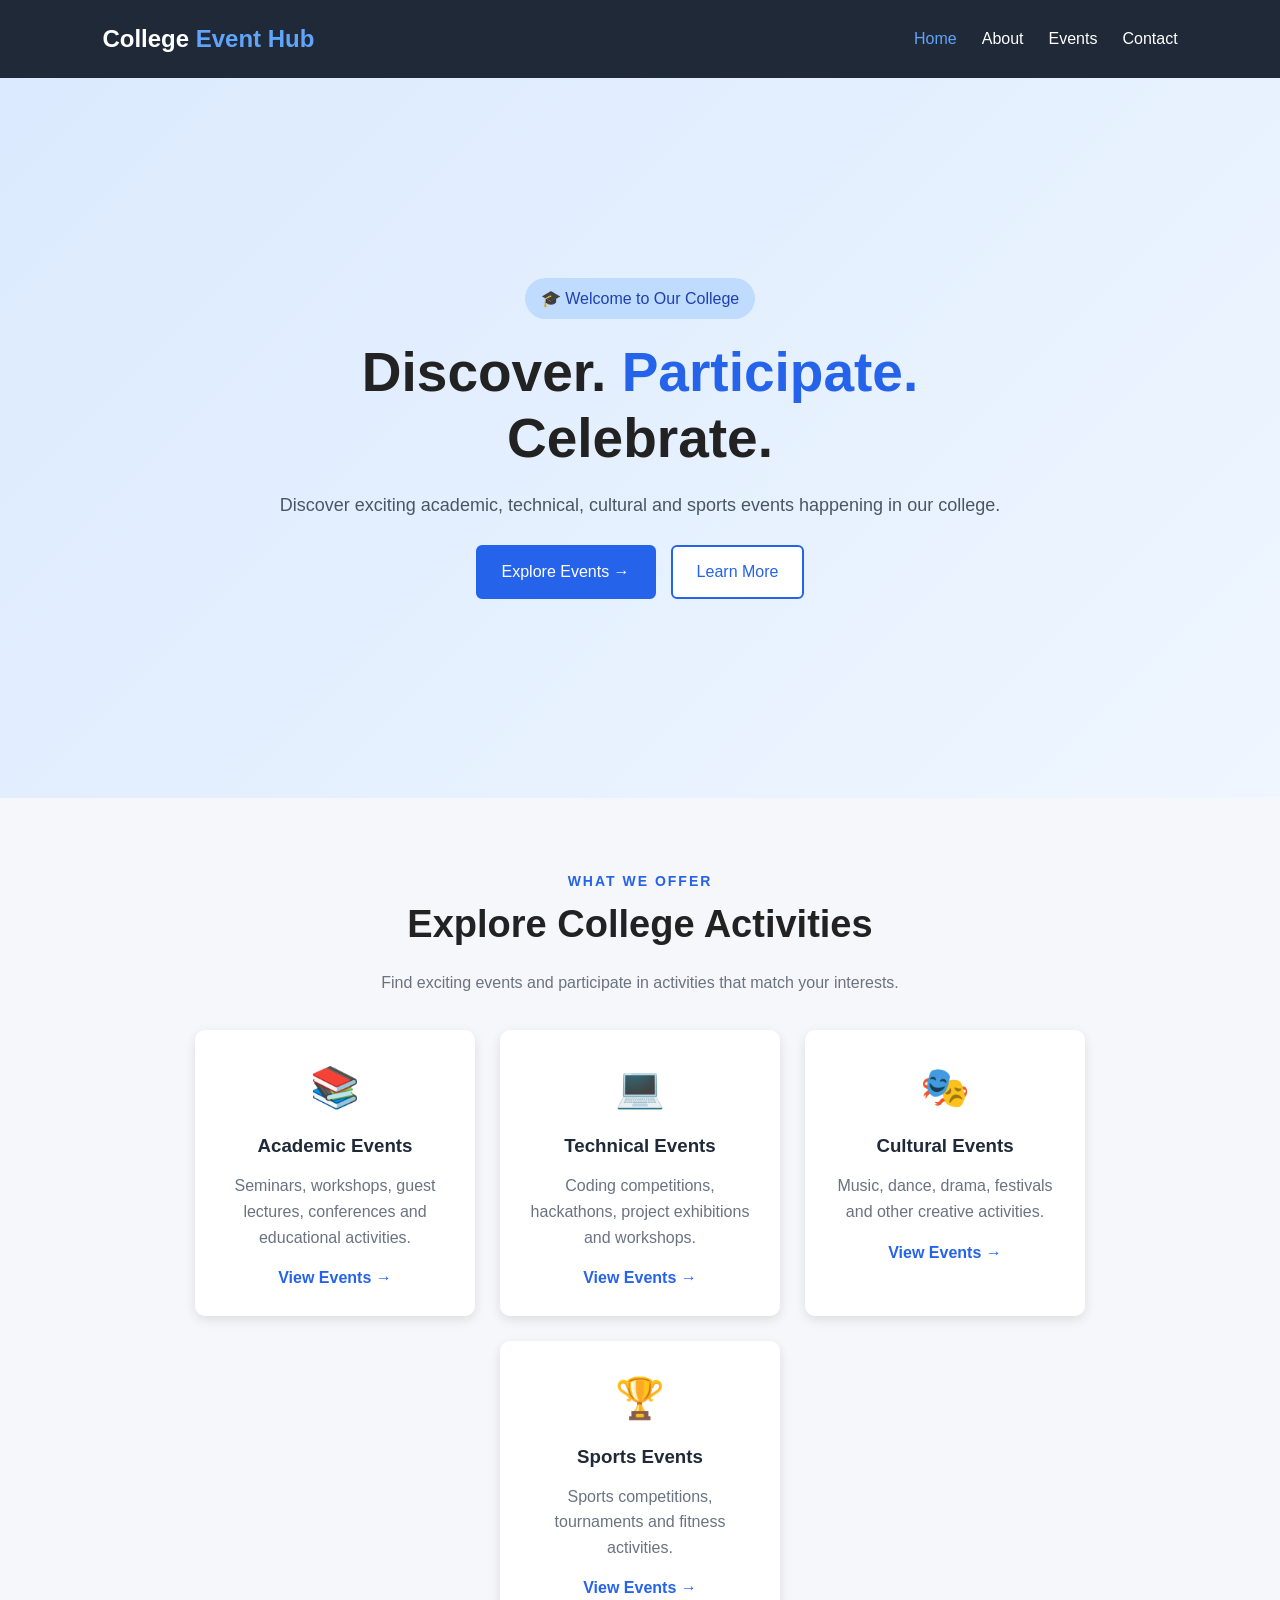
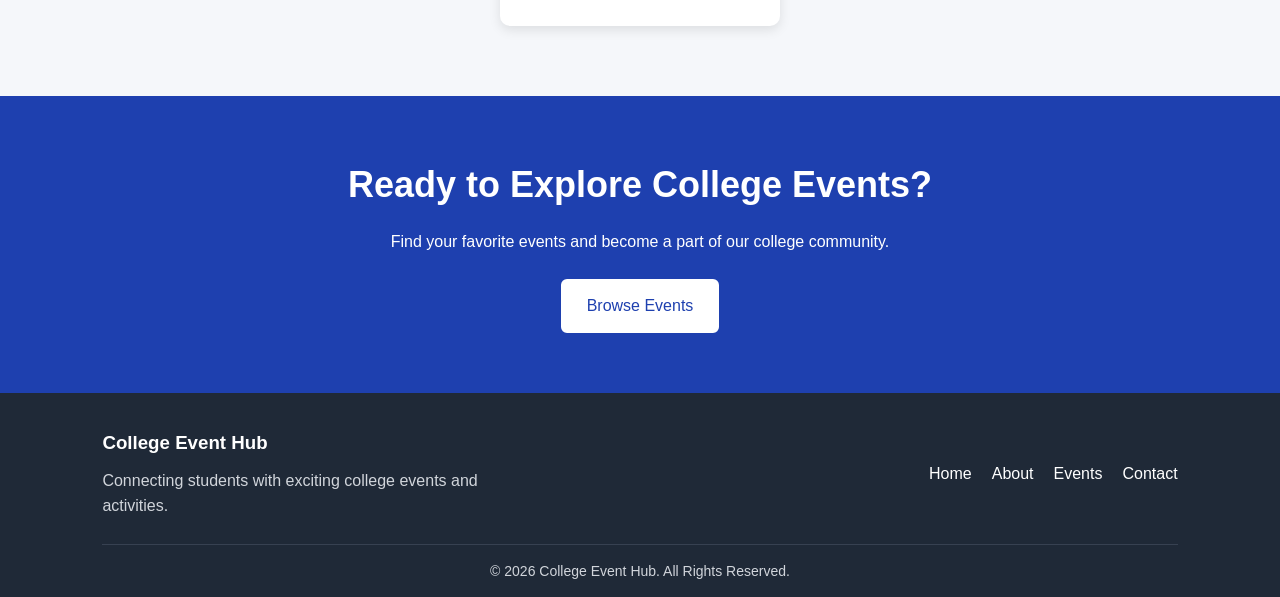
<file: index.html>
<!DOCTYPE html>
<html lang="en">

<head>
    <meta charset="UTF-8">
    <meta name="viewport" content="width=device-width, initial-scale=1.0">

    <meta name="description"
        content="College Event Hub - Discover academic, technical, cultural and sports events.">

    <title>College Event Hub | Home</title>

    <link rel="stylesheet" href="style.css">
</head>

<body>

    <!-- NAVBAR -->
    <header>
        <nav class="navbar">

            <a href="index.html" class="logo">
                College <span>Event Hub</span>
            </a>

            <ul class="nav-links">
                <li><a href="index.html" class="active">Home</a></li>
                <li><a href="about.html">About</a></li>
                <li><a href="event.html">Events</a></li>
                <li><a href="contact.html">Contact</a></li>
            </ul>

        </nav>
    </header>


    <!-- HERO -->
    <section class="hero">

        <div class="hero-content">

            <div class="badge">
                🎓 Welcome to Our College
            </div>

            <h1>
                Discover.
                <span>Participate.</span>
                Celebrate.
            </h1>

            <p>
                Discover exciting academic, technical, cultural and
                sports events happening in our college.
            </p>

            <div class="hero-buttons">

                <a href="event.html" class="btn primary-btn">
                    Explore Events →
                </a>

                <a href="about.html" class="btn secondary-btn">
                    Learn More
                </a>

            </div>

        </div>

    </section>


    <!-- FEATURES -->
    <section class="section">

        <div class="section-title">

            <span>WHAT WE OFFER</span>

            <h2>
                Explore College Activities
            </h2>

            <p>
                Find exciting events and participate in
                activities that match your interests.
            </p>

        </div>


        <div class="cards">

            <div class="card">

                <div class="icon">📚</div>

                <h3>Academic Events</h3>

                <p>
                    Seminars, workshops, guest lectures,
                    conferences and educational activities.
                </p>

                <a href="event.html">
                    View Events →
                </a>

            </div>


            <div class="card">

                <div class="icon">💻</div>

                <h3>Technical Events</h3>

                <p>
                    Coding competitions, hackathons,
                    project exhibitions and workshops.
                </p>

                <a href="event.html">
                    View Events →
                </a>

            </div>


            <div class="card">

                <div class="icon">🎭</div>

                <h3>Cultural Events</h3>

                <p>
                    Music, dance, drama, festivals and
                    other creative activities.
                </p>

                <a href="event.html">
                    View Events →
                </a>

            </div>


            <div class="card">

                <div class="icon">🏆</div>

                <h3>Sports Events</h3>

                <p>
                    Sports competitions, tournaments
                    and fitness activities.
                </p>

                <a href="event.html">
                    View Events →
                </a>

            </div>

        </div>

    </section>


    <!-- CTA -->
    <section class="cta">

        <h2>
            Ready to Explore College Events?
        </h2>

        <p>
            Find your favorite events and become a
            part of our college community.
        </p>

        <a href="event.html" class="btn cta-btn">
            Browse Events
        </a>

    </section>


    <!-- FOOTER -->
    <footer>

        <div class="footer-content">

            <div>
                <h3>College Event Hub</h3>

                <p>
                    Connecting students with exciting
                    college events and activities.
                </p>
            </div>

            <div class="footer-links">
                <a href="index.html">Home</a>
                <a href="about.html">About</a>
                <a href="event.html">Events</a>
                <a href="contact.html">Contact</a>
            </div>

        </div>

        <div class="footer-bottom">
            <p>
                © 2026 College Event Hub. All Rights Reserved.
            </p>
        </div>

    </footer>

</body>

</html>
</file>
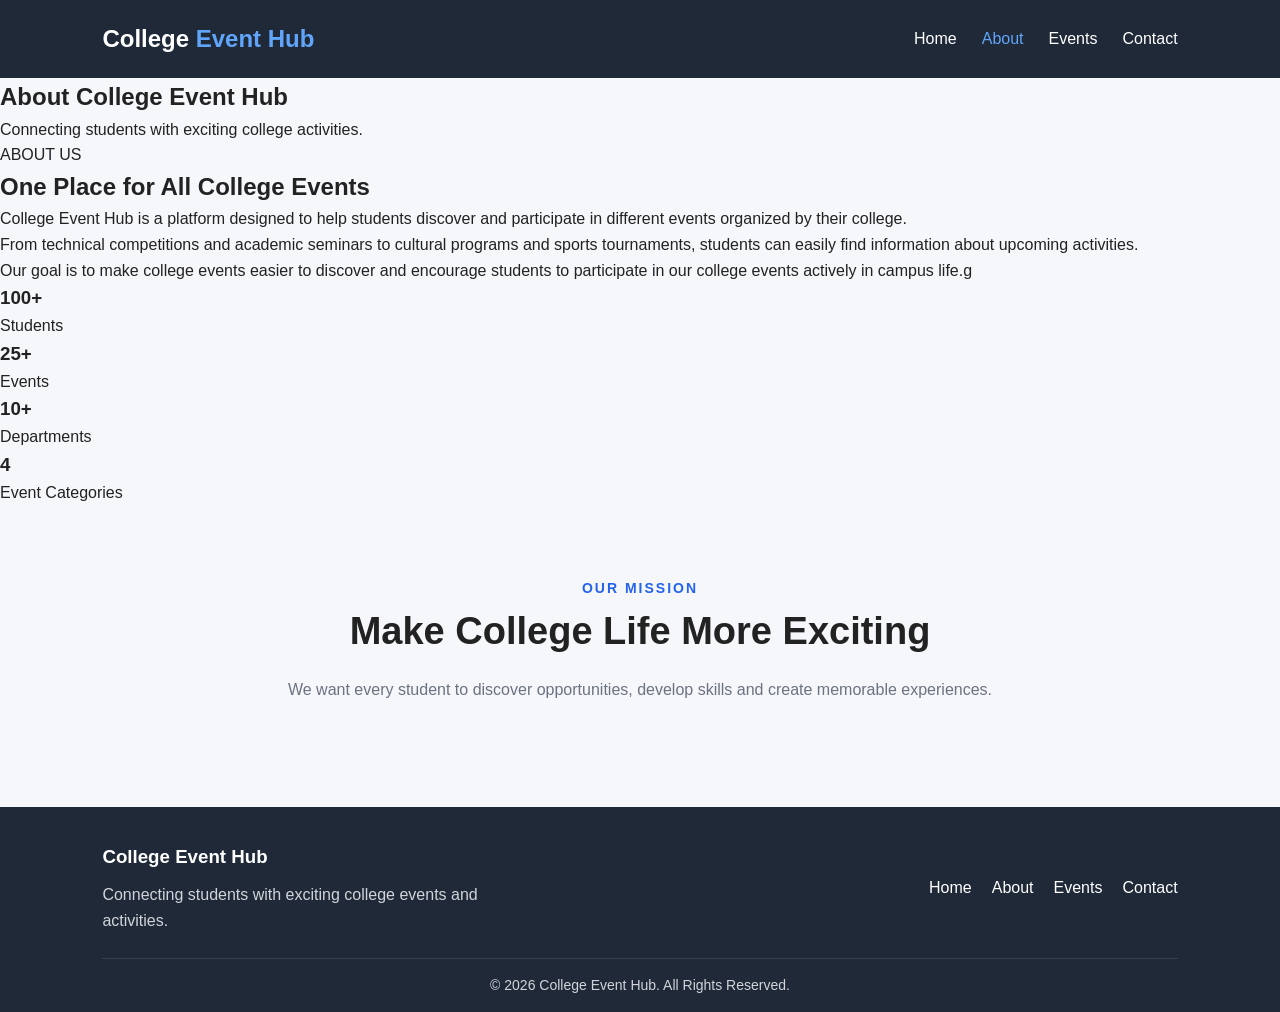
<file: about.html>
<!DOCTYPE html>
<html lang="en">

<head>

    <meta charset="UTF-8">
    <meta name="viewport" content="width=device-width, initial-scale=1.0">

    <title>College Event Hub | About</title>

    <link rel="stylesheet" href="style.css">

</head>

<body>

    <!-- NAVBAR -->

    <header>
  
        <nav class="navbar">

            <a href="index.html" class="logo">
                College <span>Event Hub</span>
            </a>

            <ul class="nav-links">

                <li>
                    <a href="index.html">Home</a>
                </li>

                <li>
                    <a href="about.html" class="active">
                        About
                    </a>
                </li>

                <li>
                    <a href="event.html">
                        Events
                    </a>
                </li>

                <li>
                    <a href="contact.html">
                        Contact
                    </a>
                </li>

            </ul>

        </nav>

    </header>


    <!-- PAGE HEADER -->

    <section class="page-header">

        <h1>About College Event Hub</h1>

        <p>
            Connecting students with exciting college activities.
        </p>

    </section>


    <!-- ABOUT CONTENT -->

    <section class="about-section">

        <div class="about-content">

            <div class="about-text">

                <span class="small-title">
                    ABOUT US
                </span>

                <h2>
                    One Place for All College Events
                </h2>

                <p>
                    College Event Hub is a platform designed to help
                    students discover and participate in different
                    events organized by their college.
                </p>

                <p>
                    From technical competitions and academic seminars
                    to cultural programs and sports tournaments,
                    students can easily find information about
                    upcoming activities.
                </p>

                <p>
                    Our goal is to make college events easier to
                    discover and encourage students to participate 
                    in our college events actively in campus life.g
                </p>

            </div>


            <div class="about-box">

                <div>
                    <h3>100+</h3>
                    <p>Students</p>
                </div>

                <div>
                    <h3>25+</h3>
                    <p>Events</p>
                </div>

                <div>
                    <h3>10+</h3>
                    <p>Departments</p>
                </div>

                <div>
                    <h3>4</h3>
                    <p>Event Categories</p>
                </div>

            </div>

        </div>

    </section>


    <!-- MISSION -->

    <section class="section">

        <div class="section-title">

            <span>OUR MISSION</span>

            <h2>
                Make College Life More Exciting
            </h2>

            <p>
                We want every student to discover opportunities,
                develop skills and create memorable experiences.
            </p>

        </div>

    </section>


    <!-- FOOTER -->

    <footer>

        <div class="footer-content">

            <div>

                <h3>College Event Hub</h3>

                <p>
                    Connecting students with exciting
                    college events and activities.
                </p>

            </div>

            <div class="footer-links">

                <a href="index.html">Home</a>
                <a href="about.html">About</a>
                <a href="event.html">Events</a>
                <a href="contact.html">Contact</a>

            </div>

        </div>

        <div class="footer-bottom">

            <p>
                © 2026 College Event Hub. All Rights Reserved.
            </p>

        </div>

    </footer>

</body>

</html>
</file>
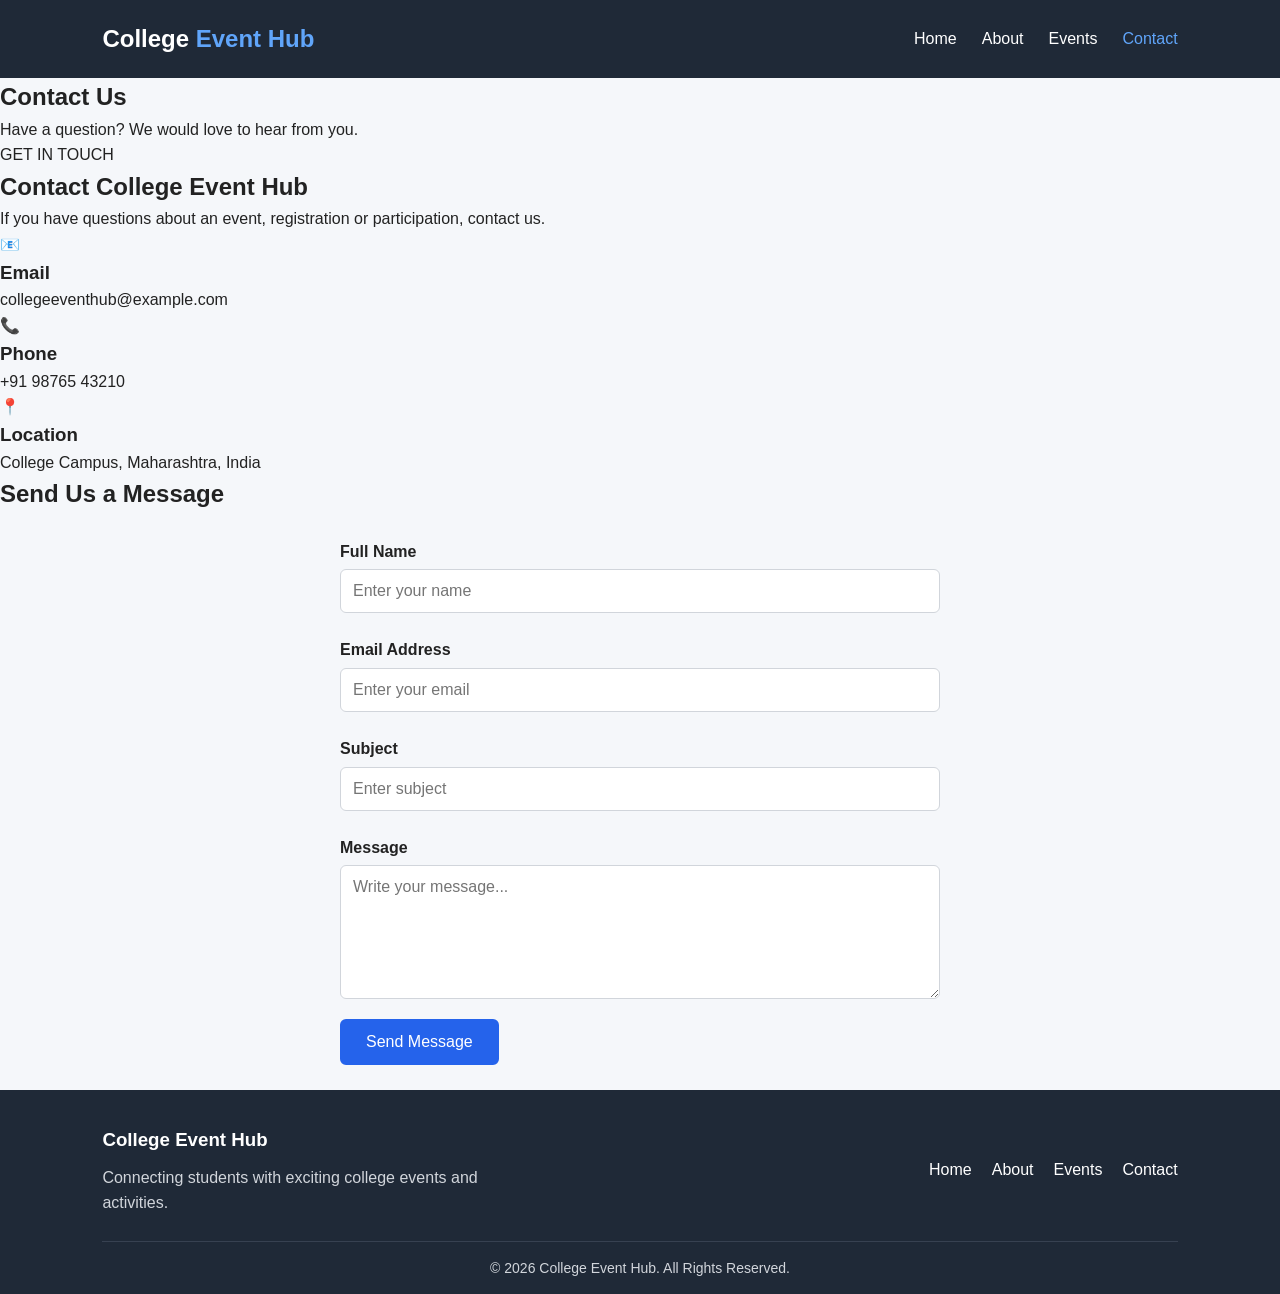
<file: contact.html>
<!DOCTYPE html>
<html lang="en">

<head>

    <meta charset="UTF-8">
    <meta name="viewport" content="width=device-width, initial-scale=1.0">

    <title>College Event Hub | Contact</title>

    <link rel="stylesheet" href="style.css">

</head>

<body>

    <!-- NAVBAR -->

    <header>

        <nav class="navbar">

            <a href="index.html" class="logo">
                College <span>Event Hub</span>
            </a>

            <ul class="nav-links">

                <li>
                    <a href="index.html">
                        Home
                    </a>
                </li>

                <li>
                    <a href="about.html">
                        About
                    </a>
                </li>

                <li>
                    <a href="event.html">
                        Events
                    </a>
                </li>

                <li>
                    <a href="contact.html" class="active">
                        Contact
                    </a>
                </li>

            </ul>

        </nav>

    </header>


    <!-- PAGE HEADER -->

    <section class="page-header">

        <h1>Contact Us</h1>

        <p>
            Have a question? We would love to hear from you.
        </p>

    </section>


    <!-- CONTACT -->

    <section class="contact-section">

        <div class="contact-container">


            <!-- CONTACT INFORMATION -->

            <div class="contact-info">

                <span class="small-title">
                    GET IN TOUCH
                </span>

                <h2>
                    Contact College Event Hub
                </h2>

                <p>
                    If you have questions about an event,
                    registration or participation, contact us.
                </p>


                <div class="contact-item">

                    <div class="contact-icon">
                        📧
                    </div>

                    <div>
                        <h3>Email</h3>

                        <p>
                            collegeeventhub@example.com
                        </p>
                    </div>

                </div>


                <div class="contact-item">

                    <div class="contact-icon">
                        📞
                    </div>

                    <div>
                        <h3>Phone</h3>

                        <p>
                            +91 98765 43210
                        </p>
                    </div>

                </div>


                <div class="contact-item">

                    <div class="contact-icon">
                        📍
                    </div>

                    <div>
                        <h3>Location</h3>

                        <p>
                            College Campus, Maharashtra, India
                        </p>
                    </div>

                </div>

            </div>


            <!-- CONTACT FORM -->

            <div class="contact-form">

                <h2>
                    Send Us a Message
                </h2>

                <form>

                    <label for="name">
                        Full Name
                    </label>

                    <input
                        type="text"
                        id="name"
                        placeholder="Enter your name"
                        required
                    >


                    <label for="email">
                        Email Address
                    </label>

                    <input
                        type="email"
                        id="email"
                        placeholder="Enter your email"
                        required
                    >


                    <label for="subject">
                        Subject
                    </label>

                    <input
                        type="text"
                        id="subject"
                        placeholder="Enter subject"
                        required
                    >


                    <label for="message">
                        Message
                    </label>

                    <textarea
                        id="message"
                        rows="6"
                        placeholder="Write your message..."
                        required
                    ></textarea>


                    <button
                        type="submit"
                        class="submit-btn"
                    >
                        Send Message
                    </button>

                </form>

            </div>

        </div>

    </section>


    <!-- FOOTER -->

    <footer>

        <div class="footer-content">

            <div>

                <h3>College Event Hub</h3>

                <p>
                    Connecting students with exciting
                    college events and activities.
                </p>

            </div>

            <div class="footer-links">

                <a href="index.html">Home</a>
                <a href="about.html">About</a>
                <a href="event.html">Events</a>
                <a href="contact.html">Contact</a>

            </div>

        </div>

        <div class="footer-bottom">

            <p>
                © 2026 College Event Hub. All Rights Reserved.
            </p>

        </div>

    </footer>

</body>

</html>
</file>
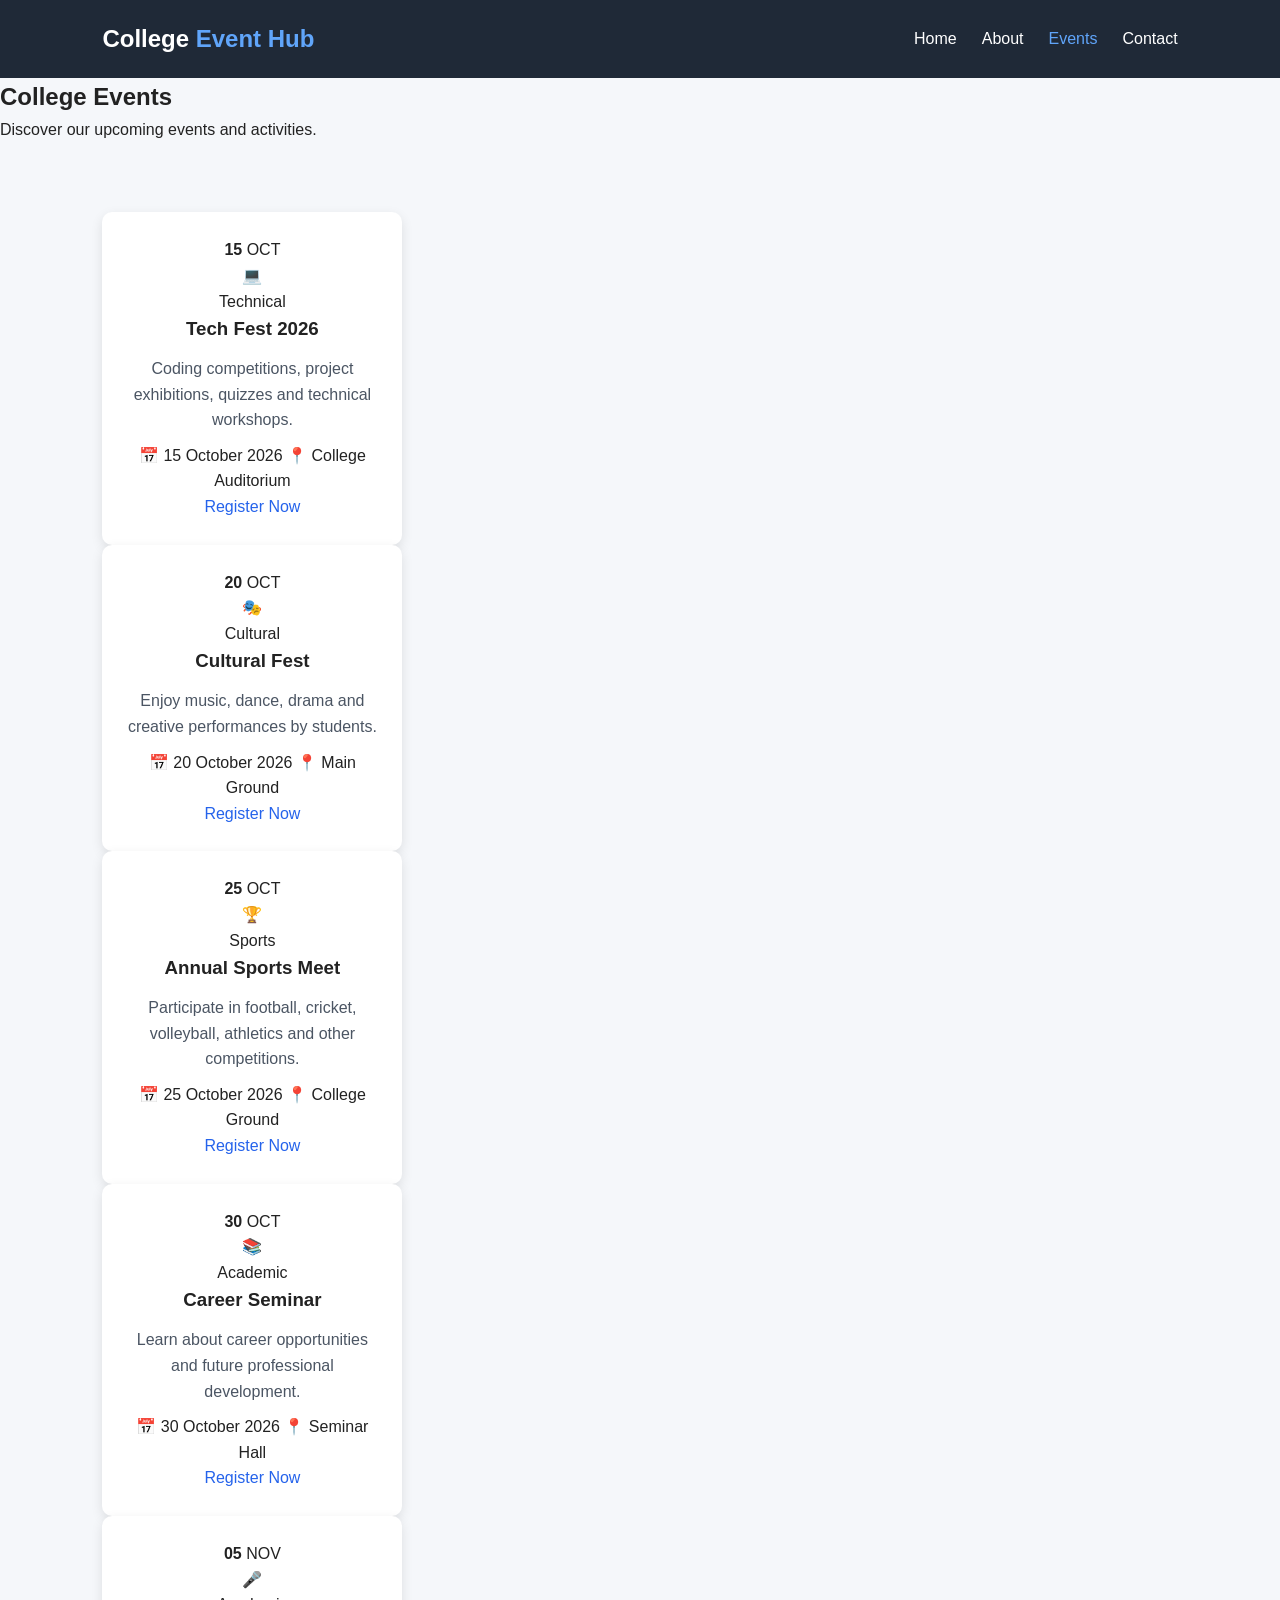
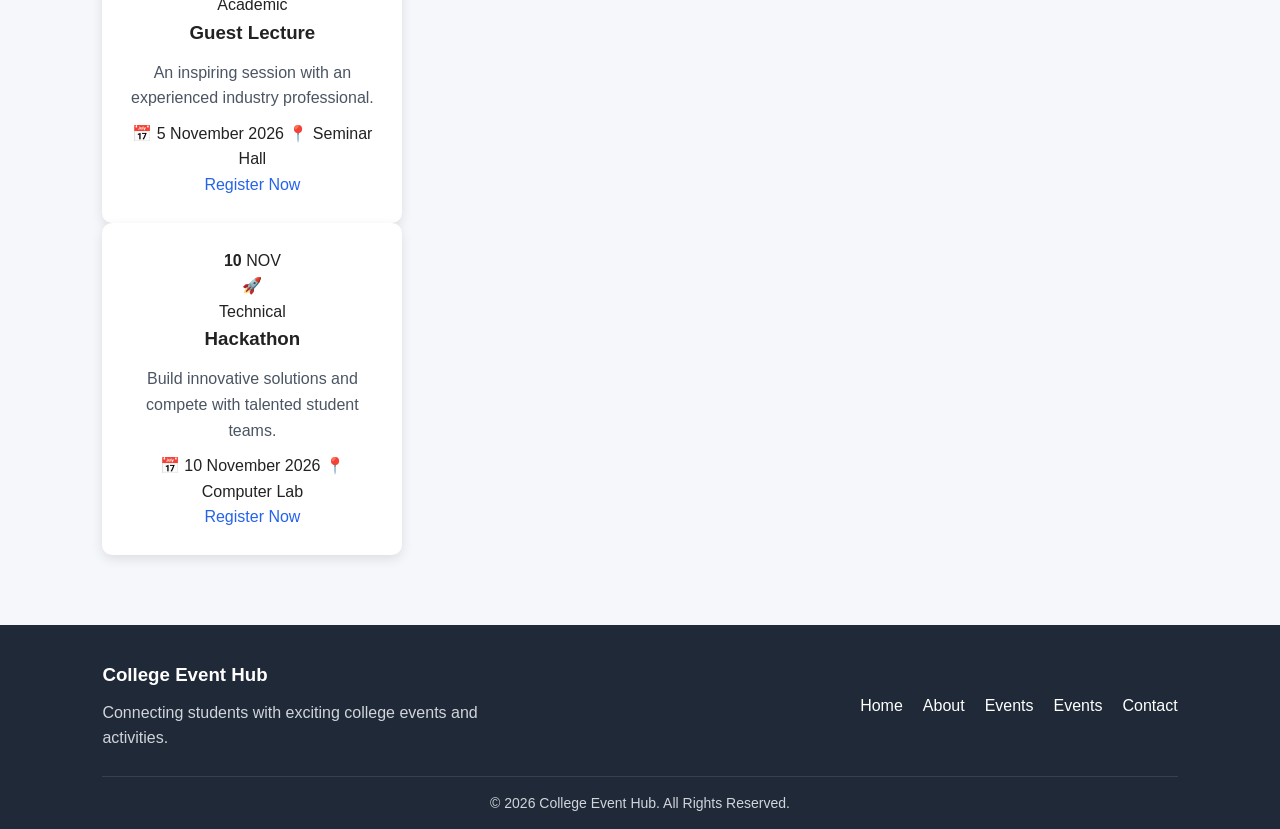
<file: event.html>
<!DOCTYPE html>
<html lang="en">

<head>

    <meta charset="UTF-8">
    <meta name="viewport" content="width=device-width, initial-scale=1.0">

    <title>College Event Hub | Events</title>

    <link rel="stylesheet" href="style.css">

</head>

<body>

    <!-- NAVBAR -->

    <header>

        <nav class="navbar">

            <a href="index.html" class="logo">
                College <span>Event Hub</span>
            </a>

            <ul class="nav-links">

                <li>
                    <a href="index.html">
                        Home
                    </a>
                </li>

                <li>
                    <a href="about.html">
                        About
                    </a>
                </li>

                <li>
                    <a href="event.html" class="active">
                        Events
                    </a>
                </li>

                <li>
                    <a href="contact.html">
                        Contact
                    </a>
                </li>

            </ul>

        </nav>

    </header>


    <!-- PAGE HEADER -->

    <section class="page-header">

        <h1>College Events</h1>

        <p>
            Discover our upcoming events and activities.
        </p>

    </section>


    <!-- EVENTS -->

    <section class="section">

        <div class="event-grid">


            <!-- EVENT 1 -->

            <div class="event-card">

                <div class="event-date">
                    <strong>15</strong>
                    <span>OCT</span>
                </div>

                <div class="event-icon">
                    💻
                </div>

                <span class="event-category">
                    Technical
                </span>

                <h3>
                    Tech Fest 2026
                </h3>

                <p>
                    Coding competitions, project exhibitions,
                    quizzes and technical workshops.
                </p>

                <div class="event-info">

                    <span>
                        📅 15 October 2026
                    </span>

                    <span>
                        📍 College Auditorium
                    </span>

                </div>

                <a href="contact.html" class="event-btn">
                    Register Now
                </a>

            </div>


            <!-- EVENT 2 -->

            <div class="event-card">

                <div class="event-date">
                    <strong>20</strong>
                    <span>OCT</span>
                </div>

                <div class="event-icon">
                    🎭
                </div>

                <span class="event-category">
                    Cultural
                </span>

                <h3>
                    Cultural Fest
                </h3>

                <p>
                    Enjoy music, dance, drama and creative
                    performances by students.
                </p>

                <div class="event-info">

                    <span>
                        📅 20 October 2026
                    </span>

                    <span>
                        📍 Main Ground
                    </span>

                </div>

                <a href="contact.html" class="event-btn">
                    Register Now
                </a>

            </div>


            <!-- EVENT 3 -->

            <div class="event-card">

                <div class="event-date">
                    <strong>25</strong>
                    <span>OCT</span>
                </div>

                <div class="event-icon">
                    🏆
                </div>

                <span class="event-category">
                    Sports
                </span>

                <h3>
                    Annual Sports Meet
                </h3>

                <p>
                    Participate in football, cricket, volleyball,
                    athletics and other competitions.
                </p>

                <div class="event-info">

                    <span>
                        📅 25 October 2026
                    </span>

                    <span>
                        📍 College Ground
                    </span>

                </div>

                <a href="contact.html" class="event-btn">
                    Register Now
                </a>

            </div>


            <!-- EVENT 4 -->

            <div class="event-card">

                <div class="event-date">
                    <strong>30</strong>
                    <span>OCT</span>
                </div>

                <div class="event-icon">
                    📚
                </div>

                <span class="event-category">
                    Academic
                </span>

                <h3>
                    Career Seminar
                </h3>

                <p>
                    Learn about career opportunities and
                    future professional development.
                </p>

                <div class="event-info">

                    <span>
                        📅 30 October 2026
                    </span>

                    <span>
                        📍 Seminar Hall
                    </span>

                </div>

                <a href="contact.html" class="event-btn">
                    Register Now
                </a>

            </div>


            <!-- EVENT 5 -->

            <div class="event-card">

                <div class="event-date">
                    <strong>05</strong>
                    <span>NOV</span>
                </div>

                <div class="event-icon">
                    🎤
                </div>

                <span class="event-category">
                    Academic
                </span>

                <h3>
                    Guest Lecture
                </h3>

                <p>
                    An inspiring session with an experienced
                    industry professional.
                </p>

                <div class="event-info">

                    <span>
                        📅 5 November 2026
                    </span>

                    <span>
                        📍 Seminar Hall
                    </span>

                </div>

                <a href="contact.html" class="event-btn">
                    Register Now
                </a>

            </div>


            <!-- EVENT 6 -->

            <div class="event-card">

                <div class="event-date">
                    <strong>10</strong>
                    <span>NOV</span>
                </div>

                <div class="event-icon">
                    🚀
                </div>

                <span class="event-category">
                    Technical
                </span>

                <h3>
                    Hackathon
                </h3>

                <p>
                    Build innovative solutions and compete
                    with talented student teams.
                </p>

                <div class="event-info">

                    <span>
                        📅 10 November 2026
                    </span>

                    <span>
                        📍 Computer Lab
                    </span>

                </div>

                <a href="contact.html" class="event-btn">
                    Register Now
                </a>

            </div>

        </div>

    </section>


    <!-- FOOTER -->

    <footer>

        <div class="footer-content">

            <div>

                <h3>College Event Hub</h3>

                <p>
                    Connecting students with exciting
                    college events and activities.
                </p>

            </div>

            <div class="footer-links">

                <a href="index.html">Home</a>
                <a href="about.html">About</a>
       
                <a href="event.html">Events</a>

                <a href="event.html">Events
                <a href="contact.html">Contact</a>

            </div>

        </div>

        <div class="footer-bottom">

            <p>
                © 2026 College Event Hub. All Rights Reserved.
            </p>

        </div>

    </footer>
    

</body>

</html>
</file>
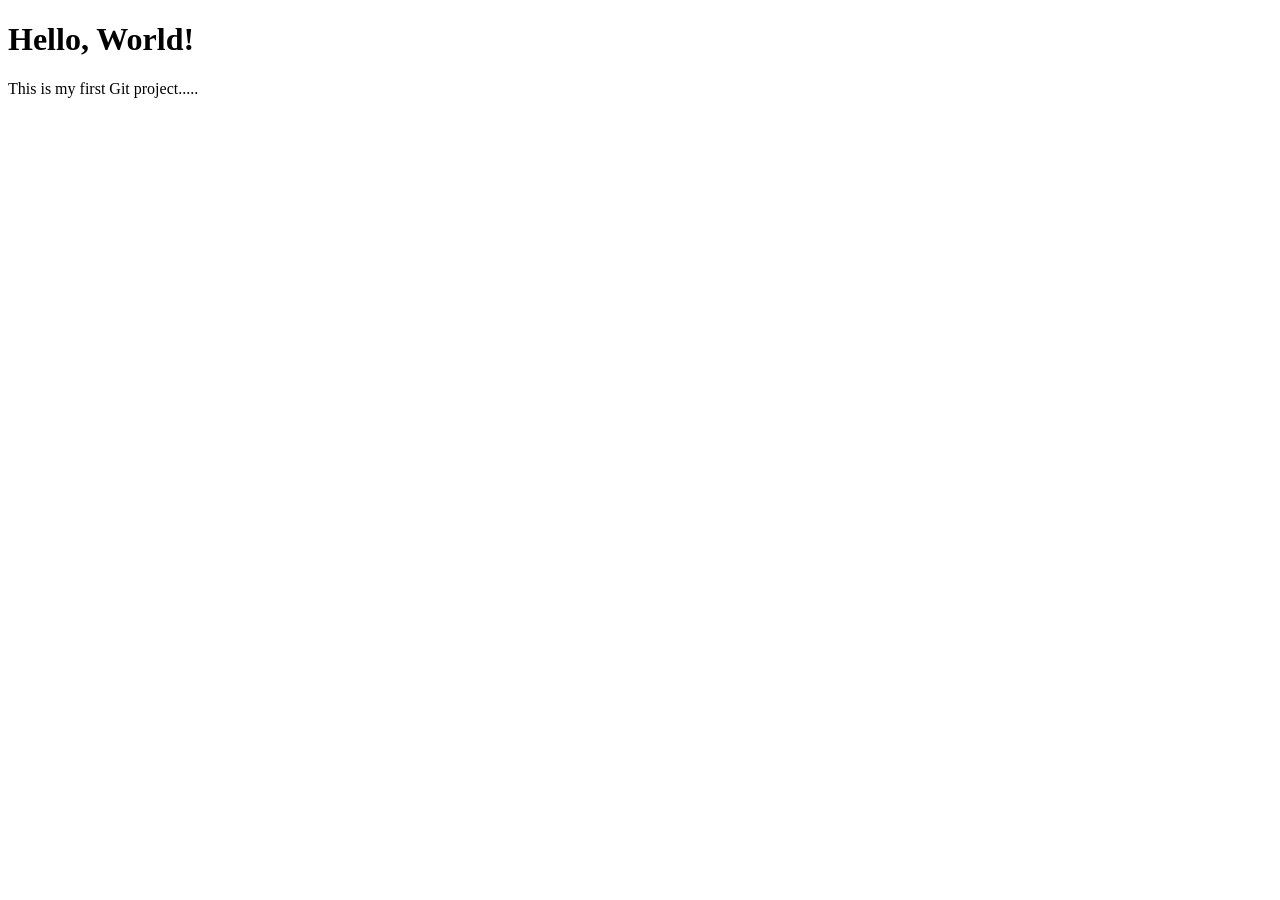
<file: hello.html>
<!DOCTYPE html>
<html lang="en">
<head>
    <meta charset="UTF-8">
    <title>Hello World</title>
</head>
<body>
    <h1>Hello, World!</h1>
    <p>This is my first Git project.....</p>
</body>
</html>
</file>
<file: style.css>
/* ========== RESET ========== */
* {
    margin: 0;
    padding: 0;
    box-sizing: border-box;
}

body {
    font-family: Arial, sans-serif;
    background-color: #f5f7fa;
    color: #222;
    line-height: 1.6;
}

a {
    text-decoration: none;
    color: #2563eb;
}

img {
    max-width: 100%;
    height: auto;
}

/* ========== NAVBAR ========== */
header {
    background-color: #1f2937;
}

.navbar {
    display: flex;
    justify-content: space-between;
    align-items: center;
    padding: 20px 8%;
    flex-wrap: wrap;
    gap: 15px;
}

.logo {
    color: white;
    font-size: 24px;
    font-weight: bold;
}

.logo span {
    color: #60a5fa;
}

.nav-links {
    display: flex;
    list-style: none;
    gap: 25px;
    flex-wrap: wrap;
}

.nav-links a {
    color: white;
    font-size: 16px;
    transition: color 0.3s;
}

.nav-links a:hover,
.nav-links a.active {
    color: #60a5fa;
}

/* ========== HERO SECTION ========== */
.hero {
    min-height: 80vh;
    display: flex;
    justify-content: center;
    align-items: center;
    text-align: center;
    padding: 60px 8%;
    background: linear-gradient(135deg, #dbeafe, #eff6ff);
}

.hero-content {
    max-width: 800px;
}

.badge {
    display: inline-block;
    background-color: #bfdbfe;
    color: #1e40af;
    padding: 8px 16px;
    border-radius: 25px;
    margin-bottom: 20px;
}

.hero h1 {
    font-size: clamp(32px, 5vw, 55px);
    line-height: 1.2;
    margin-bottom: 20px;
}

.hero h1 span {
    color: #2563eb;
}

.hero p {
    font-size: 18px;
    color: #4b5563;
    margin-bottom: 25px;
}

.hero-buttons {
    display: flex;
    justify-content: center;
    gap: 15px;
    flex-wrap: wrap;
}

/* ========== BUTTONS ========== */
.btn,
button {
    display: inline-block;
    padding: 12px 24px;
    border: 2px solid #2563eb;
    border-radius: 6px;
    background-color: #2563eb;
    color: white;
    font-size: 16px;
    cursor: pointer;
    transition: 0.3s;
}

.btn:hover,
button:hover {
    background-color: #1d4ed8;
    border-color: #1d4ed8;
    transform: translateY(-2px);
}

.secondary-btn {
    background-color: white;
    color: #2563eb;
}

.secondary-btn:hover {
    background-color: #eff6ff;
    color: #1d4ed8;
}

/* ========== COMMON SECTIONS ========== */
.section {
    padding: 70px 8%;
    text-align: center;
}

.section-title {
    max-width: 750px;
    margin: 0 auto 35px;
}

.section-title span {
    color: #2563eb;
    font-size: 14px;
    font-weight: bold;
    letter-spacing: 2px;
}

.section h1,
.section h2 {
    font-size: clamp(28px, 4vw, 38px);
    margin-bottom: 15px;
}

.section-title p {
    color: #6b7280;
    margin-top: 10px;
}

/* ========== CARDS ========== */
.cards {
    display: flex;
    justify-content: center;
    align-items: stretch;
    gap: 25px;
    flex-wrap: wrap;
    margin-top: 35px;
}

.card {
    width: 280px;
    max-width: 100%;
    padding: 25px;
    background-color: white;
    border-radius: 10px;
    box-shadow: 0 4px 12px rgba(0, 0, 0, 0.1);
    transition: transform 0.3s, box-shadow 0.3s;
}

.card:hover {
    transform: translateY(-5px);
    box-shadow: 0 8px 20px rgba(0, 0, 0, 0.15);
}

.card h3 {
    margin: 12px 0;
    color: #1f2937;
}

.card p {
    color: #6b7280;
    margin-bottom: 15px;
}

.card a {
    font-weight: bold;
}

.icon {
    font-size: 40px;
    margin-bottom: 10px;
}

/* ========== ABOUT / CONTENT ========== */
.content {
    max-width: 1000px;
    margin: auto;
    padding: 50px 8%;
}

.content h1,
.content h2,
.content h3 {
    margin-bottom: 15px;
    color: #1f2937;
}

.content p {
    margin-bottom: 15px;
    color: #4b5563;
}

.content ul,
.content ol {
    margin: 15px 0 15px 25px;
}

/* ========== EVENTS ========== */
.event-list {
    display: flex;
    justify-content: center;
    gap: 25px;
    flex-wrap: wrap;
    padding: 30px 8%;
}

.event-card {
    width: 300px;
    max-width: 100%;
    padding: 25px;
    background: white;
    border-radius: 10px;
    box-shadow: 0 4px 12px rgba(0, 0, 0, 0.1);
}

.event-card h3 {
    margin-bottom: 12px;
}

.event-card p {
    margin-bottom: 10px;
    color: #4b5563;
}

/* ========== CONTACT / FORMS ========== */
.contact-card {
    max-width: 600px;
    margin: 30px auto;
    padding: 30px;
    line-height: 2;
    background-color: white;
    border-radius: 10px;
    box-shadow: 0 4px 12px rgba(0, 0, 0, 0.1);
}

form {
    max-width: 600px;
    margin: 25px auto;
    text-align: left;
}

form label {
    display: block;
    margin: 12px 0 5px;
    font-weight: bold;
}

input,
textarea,
select {
    width: 100%;
    padding: 12px;
    border: 1px solid #d1d5db;
    border-radius: 6px;
    font-family: inherit;
    font-size: 16px;
    margin-bottom: 12px;
}

textarea {
    min-height: 120px;
    resize: vertical;
}

input:focus,
textarea:focus,
select:focus {
    outline: 2px solid #93c5fd;
    border-color: #2563eb;
}

/* ========== CALL TO ACTION ========== */
.cta {
    text-align: center;
    padding: 60px 8%;
    background-color: #1e40af;
    color: white;
}

.cta h2 {
    font-size: clamp(26px, 4vw, 36px);
    margin-bottom: 15px;
}

.cta p {
    margin-bottom: 25px;
}

.cta-btn {
    background-color: white;
    color: #1e40af;
    border-color: white;
}

.cta-btn:hover {
    background-color: #dbeafe;
    border-color: #dbeafe;
}

/* ========== FOOTER ========== */
footer {
    padding: 35px 8% 15px;
    background-color: #1f2937;
    color: white;
}

.footer-content {
    display: flex;
    justify-content: space-between;
    gap: 30px;
    flex-wrap: wrap;
    padding-bottom: 25px;
}

.footer-content h3 {
    margin-bottom: 10px;
}

.footer-content p {
    color: #d1d5db;
    max-width: 400px;
}

.footer-links {
    display: flex;
    gap: 20px;
    flex-wrap: wrap;
    align-items: center;
}

.footer-links a {
    color: white;
}

.footer-links a:hover {
    color: #60a5fa;
}

.footer-bottom {
    text-align: center;
    border-top: 1px solid #374151;
    padding-top: 15px;
    color: #d1d5db;
    font-size: 14px;
}

/* ========== MOBILE RESPONSIVE ========== */
@media (max-width: 768px) {
    .navbar {
        flex-direction: column;
        text-align: center;
    }

    .nav-links {
        justify-content: center;
        gap: 15px;
    }

    .hero {
        min-height: 60vh;
        padding: 45px 5%;
    }

    .section {
        padding: 45px 5%;
    }

    .cards {
        gap: 20px;
    }

    .card {
        width: 100%;
        max-width: 400px;
    }

    .footer-content {
        flex-direction: column;
        text-align: center;
    }

    .footer-links {
        justify-content: center;
    }
}
</file>
